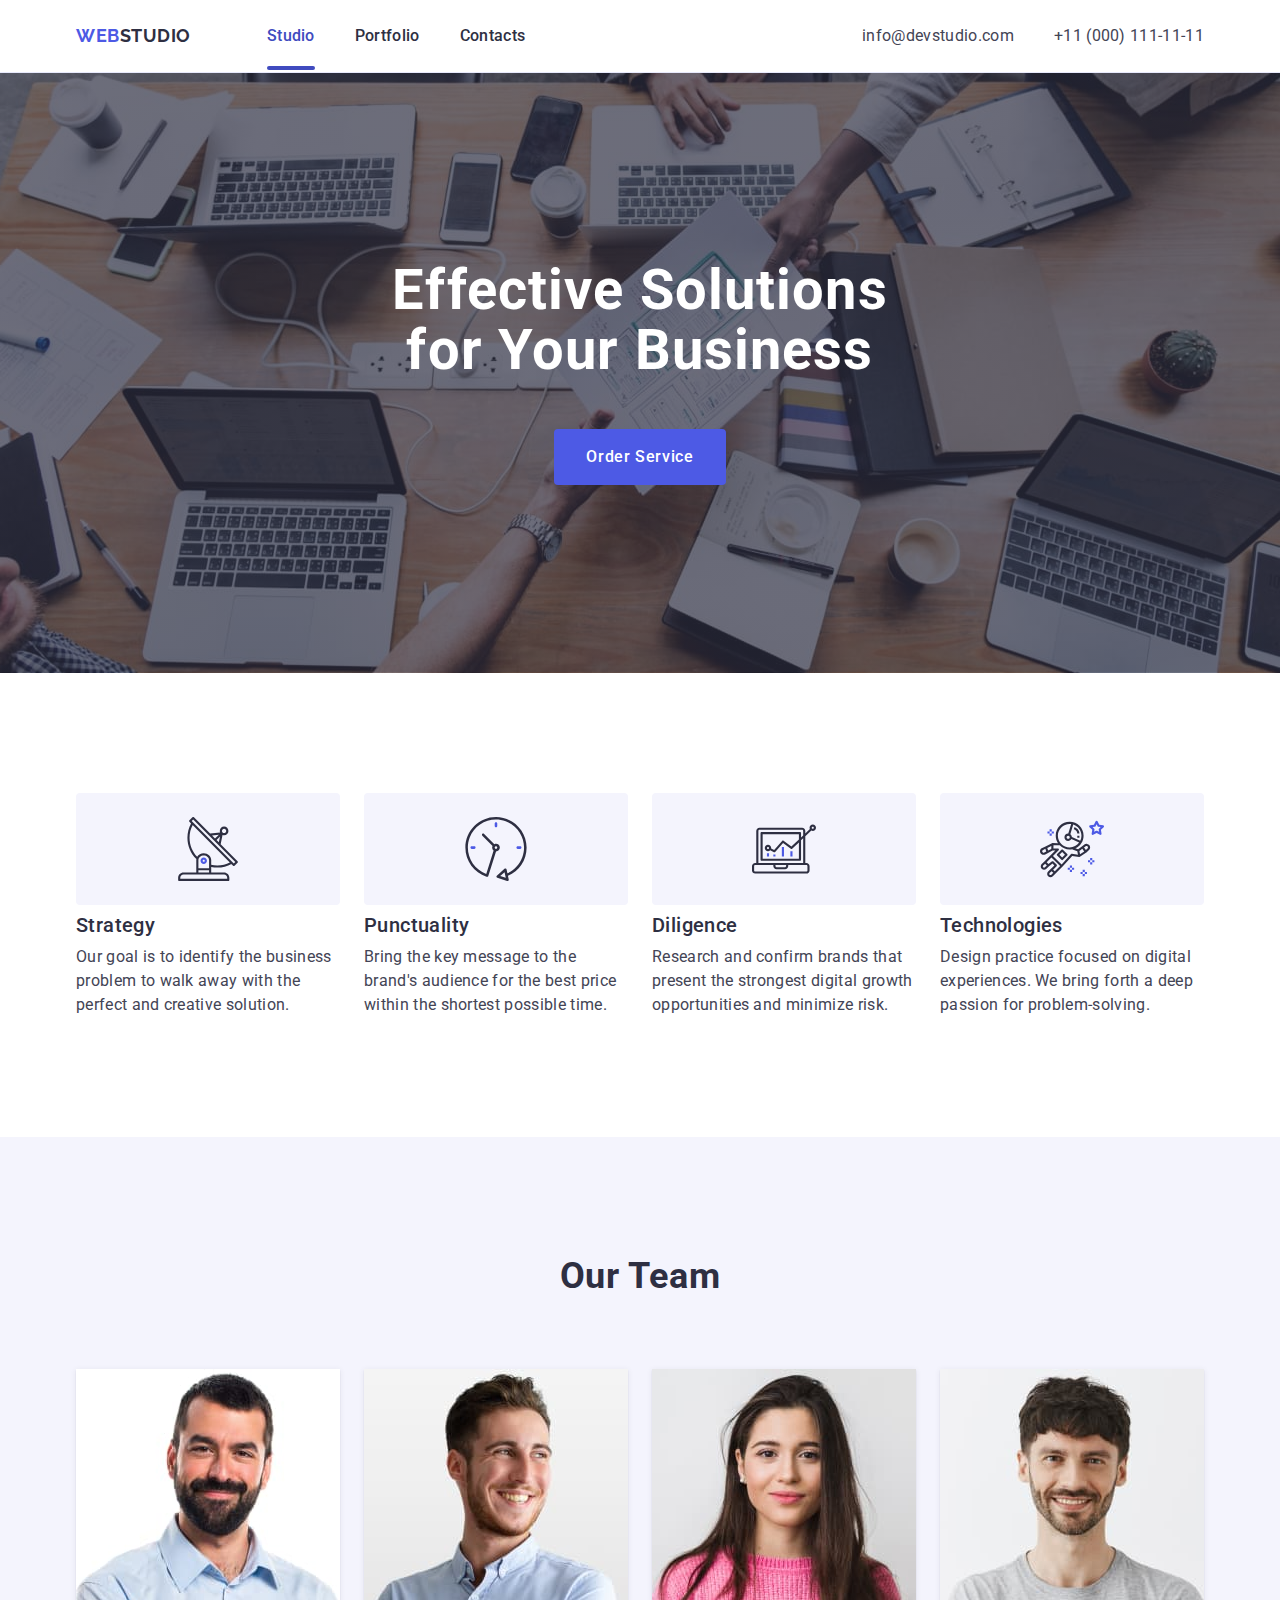
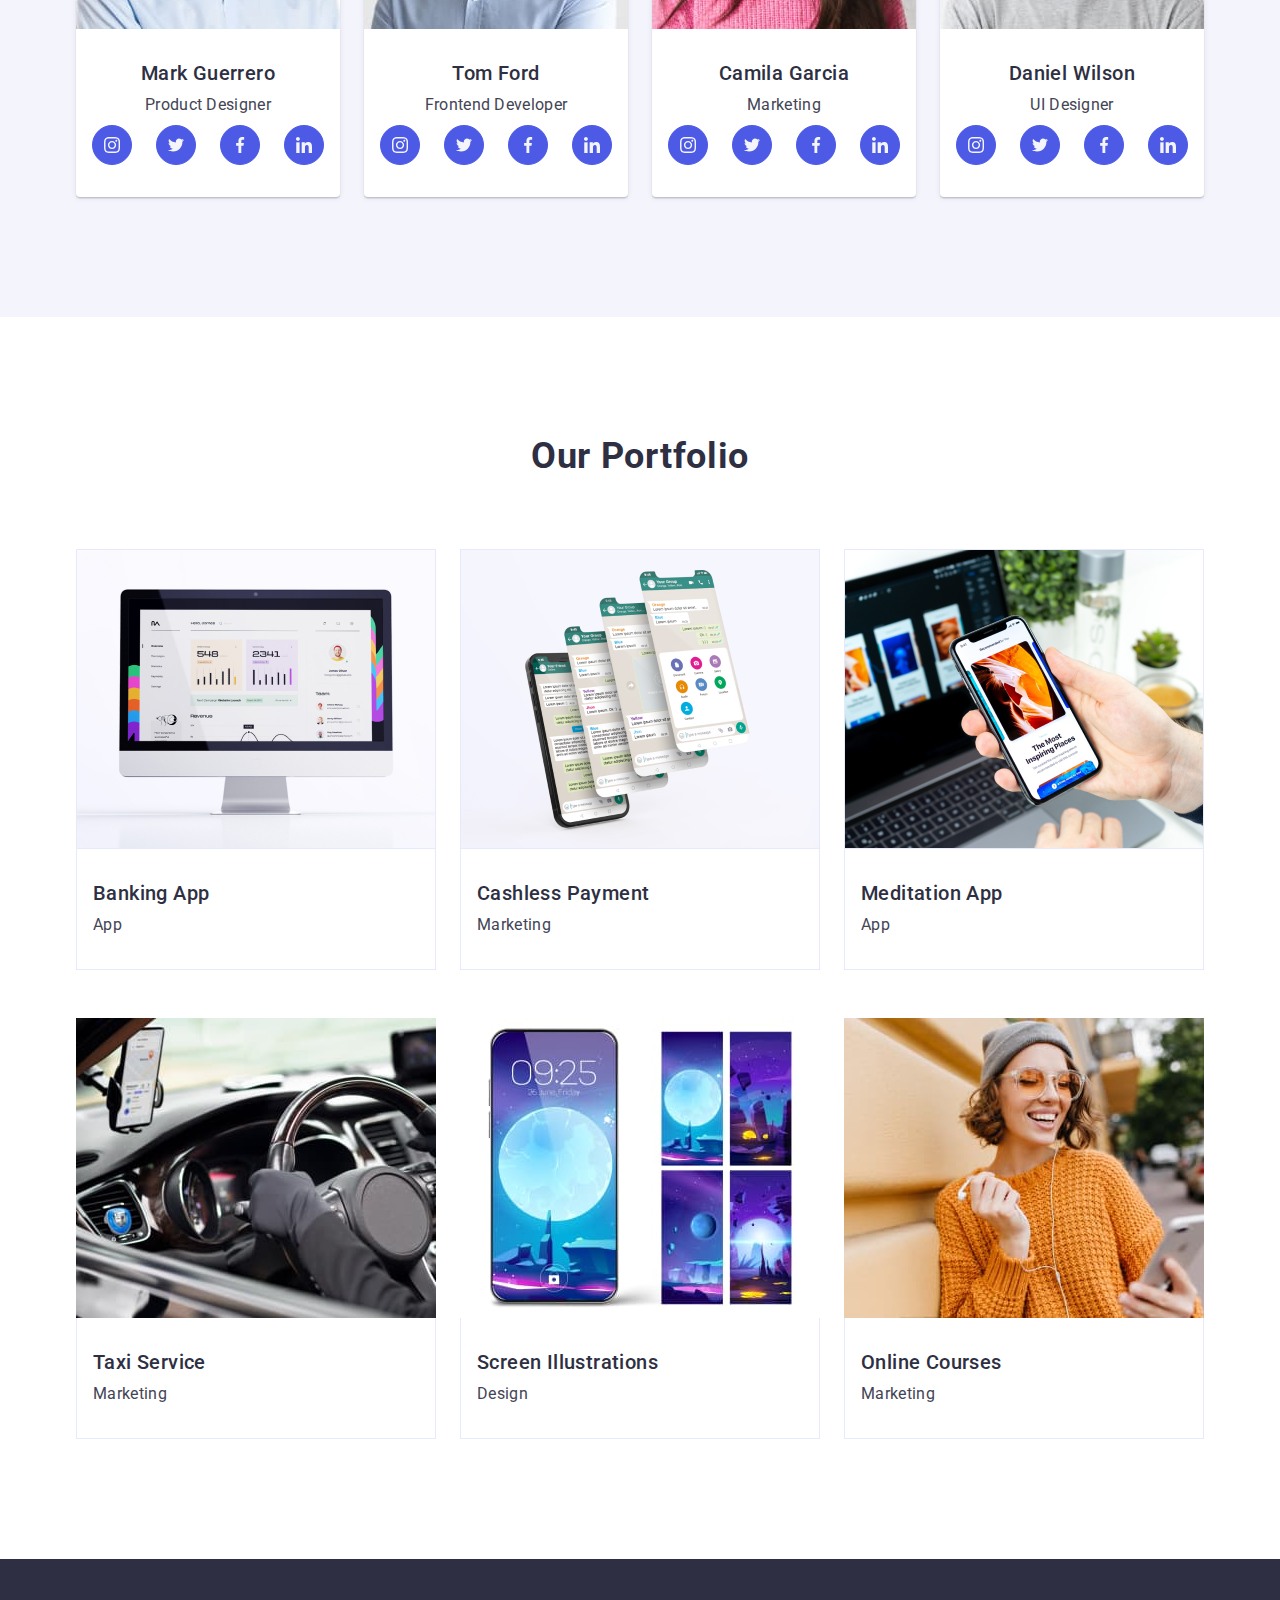
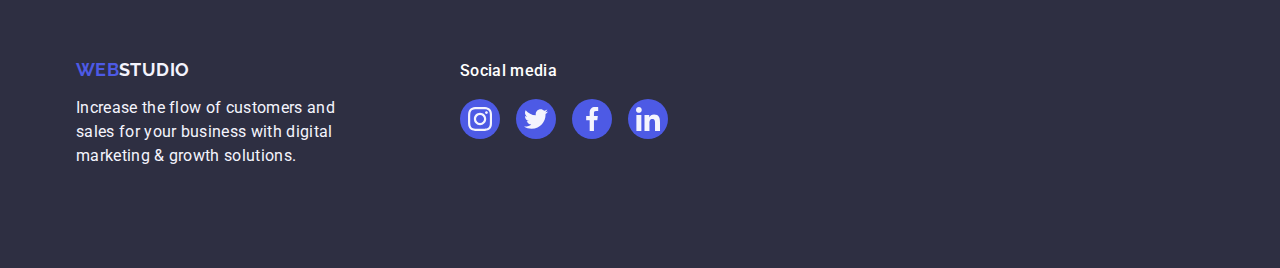
<file: index.html>
<!DOCTYPE html>
<html lang="en">
<head>
    <meta charset="UTF-8">
    <meta http-equiv="X-UA-Compatible" content="IE=edge">
    <meta name="viewport" content="width=device-width, initial-scale=1.0">
    <title>WebStudio</title>
    <!--Normalize-->
    <link rel="stylesheet" href="https://cdnjs.cloudflare.com/ajax/libs/modern-normalize/2.0.0/modern-normalize.min.css">
    <link rel="preconnect" href="https://fonts.googleapis.com">
    <link rel="preconnect" href="https://fonts.gstatic.com" crossorigin>
    <link href="https://fonts.googleapis.com/css2?family=Raleway:wght@700&family=Roboto:wght@400;500;700&display=swap"
    rel="stylesheet">
    <link rel="stylesheet" href="./css/styles.css">
 </head>
 <body>
        <!-- HEADER -->
   <header class="header">
    <div class="page-header-container container" >
    <nav class="page-navigation">
        <a class="logo-web" href="./index.html">
            Web<span class="logo-Studio-link">Studio</span>
        </a>
            <ul class="navigation list">
                <li><a class="menu-link studio-item link" href="./index.html">Studio</a></li>
                <li><a class="header-item header-link  header-main-link" href="" >Portfolio</a></li>
                <li><a class="header-item header-link  header-main-link" href="">Contacts</a></li>
                
            </ul>
        </nav>
        <address class="address">
                <ul class="address-list list">
                    <li><a class="contacts-link" href="mailto:info@devstudio.com">info@devstudio.com</a> </li>
                    <li><a class="contacts-link" href="tel:+110001111111">+11 (000) 111-11-11</a></li>
                </ul>
        </address>
    </div>
   </header>
        <!-- HERO -->
     <main>
       <section class=" hero-section">
       <div class="container">
           <h1 class="hero-title"> Effective Solutions for Your Business</h1>
           <button class="hero-btn" type="button">Order Service</button>
     </div>
        </section>
        <!-- First section after hero -->
    <section class="privilege-section">
        <div class="container">
        <h2 class="our-approach">Our approach</h2>
           <ul class="privilege">
               <li class="privilege-li">
                <div class="privilege-list-item ">
                    <svg
                  class="privilege-item-icon"
                  width="64"
                  height="64"
                  aria-label="antenna"
                >
                  <use href="./images/icons.svg#icon-antenna"></use>
                </svg>
                </div>
                   <h3 class="privilege-title">Strategy</h3>
                   <p class="privilege-p">Our goal is to identify the business problem to walk away with the perfect and creative solution.</p>
               </li>
               <li class="privilege-li">
                <div class="privilege-list-item ">
                    <svg
                  class="privilege-item-icon"
                  width="64"
                  height="64"
                  aria-label="clock"
                >
                  <use href="./images/icons.svg#icon-clock"></use>
                </svg>
                </div>
                   <h3 class="privilege-title">Punctuality</h3>
                   <p class="privilege-p">Bring the key message to the brand's audience for the best price within the shortest possible time.</p>
               </li>
               <li class="privilege-li">
                <div class="privilege-list-item ">
                    <svg
                  class="privilege-item-icon"
                  width="64"
                  height="64"
                  aria-label="diagram"
                >
                  <use href="./images/icons.svg#icon-diagram"></use>
                </svg>
                </div>
                   <h3 class="privilege-title">Diligence</h3>
                   <p class="privilege-p">Research and confirm brands that present the strongest digital growth opportunities and minimize risk.</p>
               </li>
               <li class="privilege-li">
                <div class="privilege-list-item ">
                    <svg class="privilege-item-icon" width="64" height="64">
                  <use href="./images/icons.svg#icon-astronaut"></use>
                </svg>
                </div>
                   <h3 class="privilege-title">Technologies</h3>
                   <p class="privilege-p">Design practice focused on digital experiences. We bring forth a deep passion for problem-solving.</p>
               </li>
           </ul>
        </div>
    </section>
    <!-- section Our Team -->
        <section class="team-section">
            <div class="container">
                <h2 class="team-title">Our Team</h2>
                <ul class="team-list">
                    <li class="team-li">
                        <img src="./images/Mark_Guerrero.jpg" alt="Mark Guerrero" width="264">
                        <div class="team-div">
                            <h3 class="title-name">Mark Guerrero</h3>
                            <p class="title-position">Product Designer </p>
                            <ul class="social-list list">
                                <li class="social-list-item">
                                  <a class="social-list-link" href="">
                                    <svg
                                      class="social-list-icon"
                                      width="16"
                                      height="16"
                                      aria-label="instagram"
                                    >
                                      <use
                                        href="./images/icons.svg#icon-instagram"
                                      ></use>
                                    </svg>
                                  </a>
                                </li>
                                <li class="social-list-item">
                                  <a class="social-list-link" href="">
                                    <svg
                                      class="social-list-icon"
                                      width="16"
                                      height="16"
                                      aria-label="twitter"
                                    >
                                      <use
                                        href="./images/icons.svg#icon-twitter"
                                      ></use>
                                    </svg>
                                  </a>
                                </li>
                                <li class="social-list-item">
                                  <a class="social-list-link" href="">
                                    <svg
                                      class="social-list-icon"
                                      width="16"
                                      height="16"
                                      aria-label="facebook"
                                    >
                                      <use
                                        href="./images/icons.svg#icon-facebook"
                                      ></use>
                                    </svg>
                                  </a>
                                </li>
                                <li class="social-list-item">
                                  <a class="social-list-link" href="">
                                    <svg
                                      class="social-list-icon"
                                      width="16"
                                      height="16"
                                      aria-label="linkedin"
                                    >
                                      <use
                                        href="./images/icons.svg#icon-linkedin"
                                      ></use>
                                    </svg>
                                  </a>
                                </li>
                              </ul>
                            </div>
                    </li>
                    <li class="team-li">
                        <img src="./images/Tom_Ford.jpg" alt="Tom Ford" width="264">
                        <div class="team-div">
                            <h3 class="title-name">Tom Ford</h3>
                            <p class="title-position">Frontend Developer</p>
                            <ul class="social-list list">
                                <li class="social-list-item">
                                  <a class="social-list-link" href="">
                                    <svg
                                      class="social-list-icon"
                                      width="16"
                                      height="16"
                                      aria-label="instagram"
                                    >
                                      <use
                                        href="./images/icons.svg#icon-instagram"
                                      ></use>
                                    </svg>
                                  </a>
                                </li>
                                <li class="social-list-item">
                                  <a class="social-list-link" href="">
                                    <svg
                                      class="social-list-icon"
                                      width="16"
                                      height="16"
                                      aria-label="twitter"
                                    >
                                      <use
                                        href="./images/icons.svg#icon-twitter"
                                      ></use>
                                    </svg>
                                  </a>
                                </li>
                                <li class="social-list-item">
                                  <a class="social-list-link" href="">
                                    <svg
                                      class="social-list-icon"
                                      width="16"
                                      height="16"
                                      aria-label="facebook"
                                    >
                                      <use
                                        href="./images/icons.svg#icon-facebook"
                                      ></use>
                                    </svg>
                                  </a>
                                </li>
                                <li class="social-list-item">
                                  <a class="social-list-link" href="">
                                    <svg
                                      class="social-list-icon"
                                      width="16"
                                      height="16"
                                      aria-label="linkedin"
                                    >
                                      <use
                                        href="./images/icons.svg#icon-linkedin"
                                      ></use>
                                    </svg>
                                  </a>
                                </li>
                              </ul>
                            </div>
                    </li>
                    <li class="team-li">
                        <img src="./images/Camila_Garcia.jpg" alt="Camila Garcia" width="264">
                        <div class="team-div">
                            <h3 class="title-name">Camila Garcia</h3>
                            <p class="title-position">Marketing</p>
                            <ul class="social-list list">
                                <li class="social-list-item">
                                  <a class="social-list-link" href="">
                                    <svg
                                      class="social-list-icon"
                                      width="16"
                                      height="16"
                                      aria-label="instagram"
                                    >
                                      <use
                                        href="./images/icons.svg#icon-instagram"
                                      ></use>
                                    </svg>
                                  </a>
                                </li>
                                <li class="social-list-item">
                                  <a class="social-list-link" href="">
                                    <svg
                                      class="social-list-icon"
                                      width="16"
                                      height="16"
                                      aria-label="twitter"
                                    >
                                      <use
                                        href="./images/icons.svg#icon-twitter"
                                      ></use>
                                    </svg>
                                  </a>
                                </li>
                                <li class="social-list-item">
                                  <a class="social-list-link" href="">
                                    <svg
                                      class="social-list-icon"
                                      width="16"
                                      height="16"
                                      aria-label="facebook"
                                    >
                                      <use
                                        href="./images/icons.svg#icon-facebook"
                                      ></use>
                                    </svg>
                                  </a>
                                </li>
                                <li class="social-list-item">
                                  <a class="social-list-link" href="">
                                    <svg
                                      class="social-list-icon"
                                      width="16"
                                      height="16"
                                      aria-label="linkedin"
                                    >
                                      <use
                                        href="./images/icons.svg#icon-linkedin"
                                      ></use>
                                    </svg>
                                  </a>
                                </li>
                              </ul>
                            </div>
                    </li>
                    <li class="team-li">
                        <img src="./images/Daniel_Wilson.jpg" alt="Daniel Wilson" width="264">
                        <div class="team-div">
                            <h3 class="title-name">Daniel Wilson</h3>
                            <p class="title-position">UI Designer</p>
                            <ul class="social-list list">
                                <li class="social-list-item">
                                  <a class="social-list-link" href="">
                                    <svg
                                      class="social-list-icon"
                                      width="16"
                                      height="16"
                                      aria-label="instagram"
                                    >
                                      <use
                                        href="./images/icons.svg#icon-instagram"
                                      ></use>
                                    </svg>
                                  </a>
                                </li>
                                <li class="social-list-item">
                                  <a class="social-list-link" href="">
                                    <svg
                                      class="social-list-icon"
                                      width="16"
                                      height="16"
                                      aria-label="twitter"
                                    >
                                      <use
                                        href="./images/icons.svg#icon-twitter"
                                      ></use>
                                    </svg>
                                  </a>
                                </li>
                                <li class="social-list-item">
                                  <a class="social-list-link" href="">
                                    <svg
                                      class="social-list-icon"
                                      width="16"
                                      height="16"
                                      aria-label="facebook"
                                    >
                                      <use
                                        href="./images/icons.svg#icon-facebook"
                                      ></use>
                                    </svg>
                                  </a>
                                </li>
                                <li class="social-list-item">
                                  <a class="social-list-link" href="">
                                    <svg
                                      class="social-list-icon"
                                      width="16"
                                      height="16"
                                      aria-label="linkedin"
                                    >
                                      <use
                                        href="./images/icons.svg#icon-linkedin"
                                      ></use>
                                    </svg>
                                  </a>
                                </li>
                              </ul>
                            </div>
                    </li>
                </ul>
            </div>
        </section>
    <!-- section Our Porfolio -->
       <section class="portfolio-section">
        <div class="container">
        <h2 class="portfolio-title"> Our Portfolio</h2>
        <ul  class="portfolio-list list">
            <li class="portfolio-item">
                <div class="section-img-box">
                            <img 
                            src="./images/img1.jpg" 
                            alt="banking app interace concept" 
                            width="360">
                        <p class="section-text-overlay">
                            14 Stylish and User-Friendly App Design Concepts · Task
                            Manager App · Calorie Tracker App · Exotic Fruit Ecommerce App
                            · Cloud Storage App
                        </p>
                        </div>
                        <div class="container-items">
                            <h3 class="portfolio-name">Banking App</h3>
                            <p class="portfolio-position">App</p>
                            </div>
                        </li>
            <li class="portfolio-item">
                             <div class="section-img-box">
                             <img src="./images/img2.jpg"
                             alt="cashless payment"
                              width="360">
                               <p class="section-text-overlay">
                            14 Stylish and User-Friendly App Design Concepts · Task
                            Manager App · Calorie Tracker App · Exotic Fruit Ecommerce App
                            · Cloud Storage App
                        </p>
                        </div>
                             <div class="container-items">
                            <h3 class="portfolio-name">Cashless Payment</h3>
                            <p class="portfolio-position">Marketing</p>
                            </div>
                        </li>
            <li class="portfolio-item">
                             <div class="section-img-box">
                             <img src="./images/img3.jpg"
                             alt="meditation app"
                              width="360">
                               <p class="section-text-overlay">
                            14 Stylish and User-Friendly App Design Concepts · Task
                            Manager App · Calorie Tracker App · Exotic Fruit Ecommerce App
                            · Cloud Storage App
                        </p>
                        </div>
                             <div class="container-items">
                            <h3 class="portfolio-name">Meditation App</h3>
                            <p class="portfolio-position">App</p>
                            </div>
                        </li>
            <li class="portfolio-item">
                             <div class="section-img-box">
                             <img src="./images/img4.jpg"
                             alt="taxi service"
                              width="360">
                               <p class="section-text-overlay">
                            14 Stylish and User-Friendly App Design Concepts · Task
                            Manager App · Calorie Tracker App · Exotic Fruit Ecommerce App
                            · Cloud Storage App
                        </p>
                        </div>
                             <div class="container-items">
                            <h3 class="portfolio-name">Taxi Service</h3>
                            <p class="portfolio-position">Marketing</p>
                            </div>
                        </li>
            <li class="portfolio-item">
                            <div class="section-img-box">
                            <img src="./images/img5.jpg" 
                            alt="screen illustrations"
                             width="360">
                             <p class="section-text-overlay">
                            14 Stylish and User-Friendly App Design Concepts · Task
                            Manager App · Calorie Tracker App · Exotic Fruit Ecommerce App
                            · Cloud Storage App
                        </p>
                        </div>
                             <div class="container-items">
                            <h3 class="portfolio-name">Screen Illustrations</h3>
                            <p class="portfolio-position">Design</p>
                            </div>
                        </li>
            <li class="portfolio-item">
                            <div class="section-img-box">
                            <img src="./images/img6.jpg" 
                            alt="online courses"
                             width="360">
                             <p class="section-text-overlay">
                            14 Stylish and User-Friendly App Design Concepts · Task
                            Manager App · Calorie Tracker App · Exotic Fruit Ecommerce App
                            · Cloud Storage App
                        </p>
                        </div>
                             <div class="container-items">
                            <h3 class="portfolio-name">Online Courses</h3>
                            <p class="portfolio-position">Marketing</p>
                            </div>
                        </li>
        </ul>
    </div>
    </section>
      <!-- Footer -->
      
</main>
<footer class="footer-section">
    <div class="container footer-container">
    <div class="footer-wrapper">
        <a class="logo-link-footer" href="./index.html">
            Web<span class="logo-footer">Studio</span></a>
        <p class="footer-p">Increase the flow of customers and sales for your business with digital marketing & growth solutions.</p>
    </div>
    <div class="footer-wrapper">
        <p class="footer-text-wrapper">Social media</p>
        <ul class="footer-list">
          <li class="social-list-item">
            <a class="footer-list-link" href="">
              <svg
                class="social-list-icon"
                width="24"
                height="24"
                aria-label="instagram"
              >
                <use href="./images/icons.svg#icon-instagram"></use>
              </svg>
            </a>
          </li>
          <li class="social-list-item">
            <a class="footer-list-link" href="">
              <svg
                class="social-list-icon"
                width="24"
                height="24"
                aria-label="twitter"
              >
                <use href="./images/icons.svg#icon-twitter"></use>
              </svg>
            </a>
          </li>
          <li class="social-list-item">
            <a class="footer-list-link" href="">
              <svg
                class="social-list-icon"
                width="24"
                height="24"
                aria-label="facebook"
              >
                <use href="./images/icons.svg#icon-facebook"></use>
              </svg>
            </a>
          </li>
          <li class="social-list-item">
            <a class="footer-list-link" href="">
              <svg
                class="social-list-icon"
                width="24"
                height="24"
                aria-label="linkedin"
              >
                <use href="./images/icons.svg#icon-linkedin"></use>
              </svg>
            </a>
          </li>
        </ul>
      </div>
    </div>
    </footer>
 </body>
</html>
</file>
<file: css/styles.css>
h1,
h2,
h3,
p {
  margin: 0;
}
ul,
ol {
  list-style-type: none;
  margin: 0;
  padding-left: 0;
}
img {
  display: block;
}
a {
  text-decoration: none;
}
button {
  cursor: pointer;
}
.container {
    width: 1158px;
    margin: 0 auto;
    padding-left: 15px;
    padding-right: 15px;
}
.visually-hidden {
    position: absolute;
    width: 1px;
    height: 1px;
    margin: -1px;
    border: 0;
    padding: 0;
    white-space: nowrap;
    clip-path: inset(100%);
    clip: rect(0 0 0 0);
    overflow: hidden;
  }
body {
    font-family: "Roboto", sans-serif;
    color: #434455;
    background-color: #ffffff;
}
.our-approach {
    position: absolute;
    width: 1px;
    height: 1px;
    margin: -1px;
    border: 0;
    padding: 0;
    white-space: nowrap;
    clip-path: inset(100%);
    clip: rect(0 0 0 0);
    overflow: hidden;
  }
       /* HEADER */
 .header {
     border-bottom: 1px solid #e7e9fc;
     box-shadow: 0px 1px 6px 0px rgba(46, 47, 66, 0.08), 0px 1px 1px 0px rgba(46, 47, 66, 0.16), 0px 2px 1px 0px rgba(46, 47, 66, 0.08);
     padding-bottom: 24px;
     padding-top: 24px; 
    }
.page-header-container {
    display: flex;
    justify-content: space-between;
}
 .page-navigation {
    display: flex;
    align-items: center;
}
.logo-web {
    color: #4d5ae5;
    font-family: "Raleway", sans-serif;
    font-size: 18px;
    font-weight: 700;
    line-height: 1.17;
    letter-spacing: 0.54px;
    text-transform: uppercase;
    text-decoration: none;
    display: inline-block;
    margin-right: 76px;
    display: flex;
    align-items: center;
}
.logo-Studio-link{
     color: #2E2F42;
}
.navigation{
    display: flex;
    gap: 40px;
}
.header-link:hover,
.header-link:focus {
    color: #404BBF;
}
.header-item{
    color: #2e2f42;
    font-size: 16px;
    font-weight: 500;
    line-height: 1.5;
    letter-spacing: 0.02em;
    padding: 24px 0;
}
.menu-link {
    font-size: 16px;
    font-weight: 500;
    line-height: 1.5;
    letter-spacing: 0.02em;
    color: #2e2f42;
    padding-top: 24px;
    padding-bottom: 24px;
    transition: color 250ms cubic-bezier(0.4, 0, 0.2, 1);
    text-decoration: none;
  }
.contacts-link {
    font-size: 16px;
    font-style: normal;
    font-weight: 400;
    line-height: 1.5;
    letter-spacing: 0.02em;
    color: #434455;
    transition: color 250ms cubic-bezier(0.4, 0, 0.2, 1);
    text-decoration: none;
    }
.studio-item {
    color: #404bbf;
    position: relative;
    }
.studio-item::after{
    box-sizing: border-box;
    display: flex;  
    content: '';
    position: absolute;
    left: 0;
    bottom: -1px;
    height: 4px;
    background-color: #404bbf;
    border-radius: 2px;
    width: 100%;
  }
.address {
    font-style: normal;
}
.address-list {
    gap: 40px;
    list-style-type: none;
    display: flex;
  }
.address-item{
    font-size: 16px;
    font-style: normal;
    font-weight: 400;
    line-height: 1.5;
    letter-spacing: 0.02em;
    color: #434455;
    transition: 250ms cubic-bezier(0.4, 0, 0.2, 1);
}
.contacts-link:hover,
.contacts-link:focus {
    color: #404BBF;
}
  /* HERO */
.hero-section {
    padding-top: 188px;
    padding-bottom: 188px;
    display: flex;
    flex-direction: column;
    justify-content: center;
    background-color: #2e2f42;
    background-image: linear-gradient(rgba(46, 47, 66, 0.7), rgba(46, 47, 66, 0.7)), url(../images/office.jpg);
    background-repeat: no-repeat;
    background-position: center;
    background-size: cover;
    max-width: 1440px;
    margin: 0 auto;

}
.hero-title {
    color: #ffffff;
    text-align: center;
    font-size: 56px;
    font-weight: 700;
    line-height: 1.07;
    letter-spacing: 0.02em;
    max-width: 496px;
    margin: 0 auto;
    margin-bottom: 48px;
}
.hero-btn {
    background-color: #4d5ae5;
    color: #ffffff;
    font-family: "Roboto", sans-serif;
    font-size: 16px;
    font-weight: 500;
    line-height: 1.5;
    letter-spacing: 0.04em;
    border: none;
    cursor: pointer;
    border-radius: 4px;
    display: block;
    margin: 0 auto;
    min-width: 169px;
    padding: 16px 32px;
    transition: background-color 250ms cubic-bezier(0.4, 0, 0.2, 1);

}
.hero-btn:hover,
.hero-btn:focus {
    background: #404BBF;
}
/* First section after hero */
.privilege-section{
    padding: 120px 0;
}
.privilege-list-item {
    display: flex;
    align-items: center; 
    justify-content: center;
    height: 112px;
    background-color: #f4f4fd;
    border-radius: 4px; 
    margin-bottom: 8px;
  }

.privilege-title {
    color: #2E2F42;
    font-size: 20px;
    font-weight: 500;
    line-height: 1.2;
    letter-spacing: 0.02em;
    margin-bottom: 8px;
}
.privilege{
    display: flex;
    gap: 24px;
    list-style-type: none;
}
.privilege-li{
    width: calc((100% - 72px) / 4);
}
.privilege-p {
    color: #434455;
    line-height: 1.5;
    letter-spacing: 0.02em;
    font-size: 16px;
}
/* Our team */
.team-section{
    padding: 120px 0;
    background-color: #F4F4FD;
}
.team-title  {
    text-align: center;
    color: #2E2F42;
    font-size: 36px;
    font-weight: 700;
    line-height: 1.11;
    letter-spacing: 0.02em;
    text-transform: capitalize;
    margin-bottom: 72px;
}
.team-list
 {
    gap: 24px;
    list-style-type: none;
    display: flex;
    margin: 0;
    padding-left: 0
}
.team-li
 {
    background: #fff;
    width: calc((100% - 72px) / 4);
    border-radius: 0px 0px 4px 4px;
    transition: box-shadow 250ms cubic-bezier(0.4, 0, 0.2, 1); 
    box-shadow: 0px 1px 6px rgba(46, 47, 66, 0.08), 0px 1px 1px rgba(46, 47, 66, 0.16), 0px 2px 1px rgba(46, 47, 66, 0.08);
}

.team-li:hover {
    box-shadow: 0px 1px 6px rgba(46, 47, 66, 0.08), 0px 1px 1px rgba(46, 47, 66, 0.16), 0px 2px 1px rgba(46, 47, 66, 0.08);
  }
.team-div{
    padding: 32px 0;
    text-align: center;
}
.title-name
 {
    color: #2e2f42;
    text-align: center;
    font-size: 20px;
    font-weight: 500;
    line-height: 1.2;
    letter-spacing: 0.02em;
    margin-bottom: 8px;
    text-align: center;
}
.title-position
 {
    color: #434455;
    text-align: center;
    font-size: 16px;
    line-height: 1.5;
    letter-spacing: 0.02em;
    text-align: center;
}
.social-list-icon {
    fill: #f4f4fd;
  }
  
  .social-list {
    display: flex;
    justify-content: center;
    align-items: center;
    gap: 24px;
    transition: background-color 250ms cubic-bezier(0.4, 0, 0.2, 1);
    margin-top: 8px;
  }
  
  .social-list-item {
    width: 40px;
    height: 40px;
    transition: background-color 250ms cubic-bezier(0.4, 0, 0.2, 1);
  }
  
  .social-list-link {
    fill: #ffffff;
    background-color: #4d5ae5;
    border: 1px solid #4d5ae5;
    border-radius: 50%;
    width: 100%;
    height: 100%;
    display: flex;
    justify-content: center;
    align-items: center;
    transition: background-color 250ms cubic-bezier(0.4, 0, 0.2, 1);

  }
  
  
  .social-list-link:hover,
  .social-list-link:focus {
  background-color: #404bbf; 
  }
  
    /* section Our Porfolio*/
.portfolio-section {
padding: 120px 0;
}
.container-items {
    padding: 32px 16px;
    border: 1px solid #e7e9fc;
    border-top: none;
  }
.portfolio-title {
    color: #2e2f42;
    text-align: center;
    font-size: 36px;
    font-weight: 700;
    line-height: 1.11;
    letter-spacing: 0.02em;
    text-transform: capitalize;
    margin-bottom: 72px;
    }
.portfolio-list {
    width: 1128px;
    display: flex;
    flex-wrap: wrap;
    justify-content: space-between;
    column-gap: 24px;
    row-gap: 48px
}
.portfolio-item
 {
    background-color: #fff;
    width: calc((100% - 48px) / 3);
    transition: box-shadow 250ms cubic-bezier(0.4, 0, 0.2, 1);
    }
.portfolio-item:hover,
.portfolio-item:focus {
    box-shadow: 0px 2px 1px 0px rgba(46, 47, 66, 0.08),
    0px 1px 1px 0px rgba(46, 47, 66, 0.16),
    0px 1px 6px 0px rgba(46, 47, 66, 0.08);
}
.section-img-box {
    position: relative;
    overflow: hidden;
  }

.section-text-overlay {
    position: absolute;
    top: 0;
    left: 0;
    width: 100%;
    height: 100%;
    transform: translateY(100%);
    transition: transform 250ms cubic-bezier(0.4, 0, 0.2, 1);
    background-color: #4d5ae5;
    color: #f4f4fd;
    font-weight: 400;
    line-height: 1.5;
    letter-spacing: 0.02em;
    padding: 40px 32px;
  }
.portfolio-item:hover .section-text-overlay
{
    transform: translateY(0%);
  }
.portfolio-name{
    color: #2e2f42;
    font-size: 20px;
    font-weight: 500;
    line-height: 1.2;
    letter-spacing: 0.02em;
    margin-bottom: 8px;
}
.portfolio-position{
    color: #434455;
    font-size: 16px;
    line-height: 1.5;
    letter-spacing: 0.02em;
}
/*   < !-- section Footer -->*/
.footer-section {
    background: #2E2F42;
    padding: 100px 0;
}
.logo-link-footer {
  color: #4d5ae5;
  font-family: "Raleway", sans-serif;
  font-size: 18px;
  font-weight: 700;
  line-height: 1.17;
 letter-spacing: 0.02em;
  text-transform: uppercase;
  margin-bottom: 16px;
  display: inline-block;
}
.footer-list {
    display: flex;
    justify-content: center;
    gap: 16px;
  }
  .footer-list-link {
    width: 100%;
    height: 100%;
    background-color: #4d5ae5;
    border-radius: 50%;
    display: flex;
    align-items: center; 
    justify-content: center; 
    transition: background-color 250ms cubic-bezier(0.4, 0, 0.2, 1); 
  }
  .footer-list-link:hover,
  .footer-list-link:focus {
  background-color: #31d0aa; 
  }
.footer-text {
    font-size: 16px;
    line-height: 1.5;
    letter-spacing: 0.02em;
    color: #F4F4FD;
}
.logo-footer {
    color: #F4F4FD;
}
.footer-p{
    color: #f4f4fd;
    font-size: 16px;
    line-height: 1.5;
    letter-spacing: 0.02em;
    max-width: 264px;
}
.footer-text-wrapper {
    color: #fff;
    font-size: 16px;
    font-weight: 500;
    line-height: 1.5;
    letter-spacing: 0.02em;
    margin-bottom: 16px;
      }
.footer-container {
    display: flex;
    align-items: baseline;
    }
.footer-wrapper {
        margin-right: 120px;
        
}
</file>
